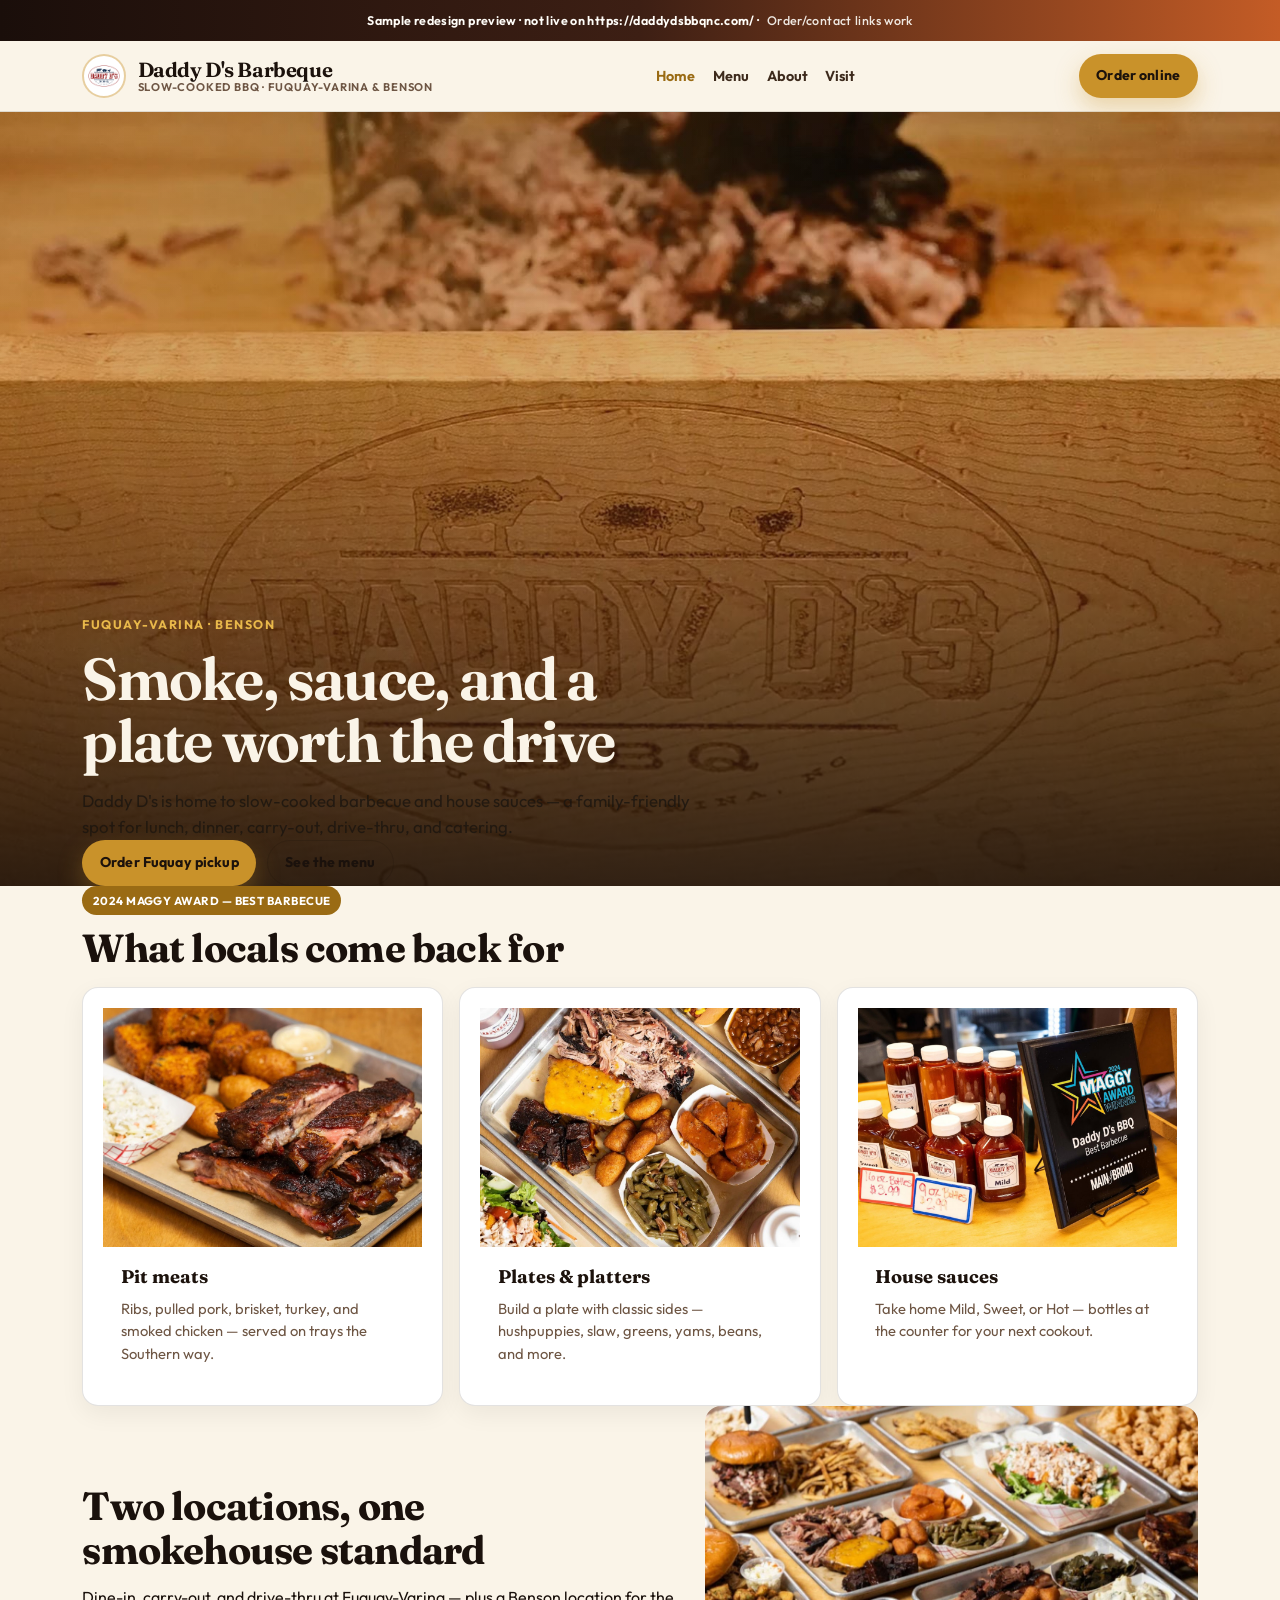
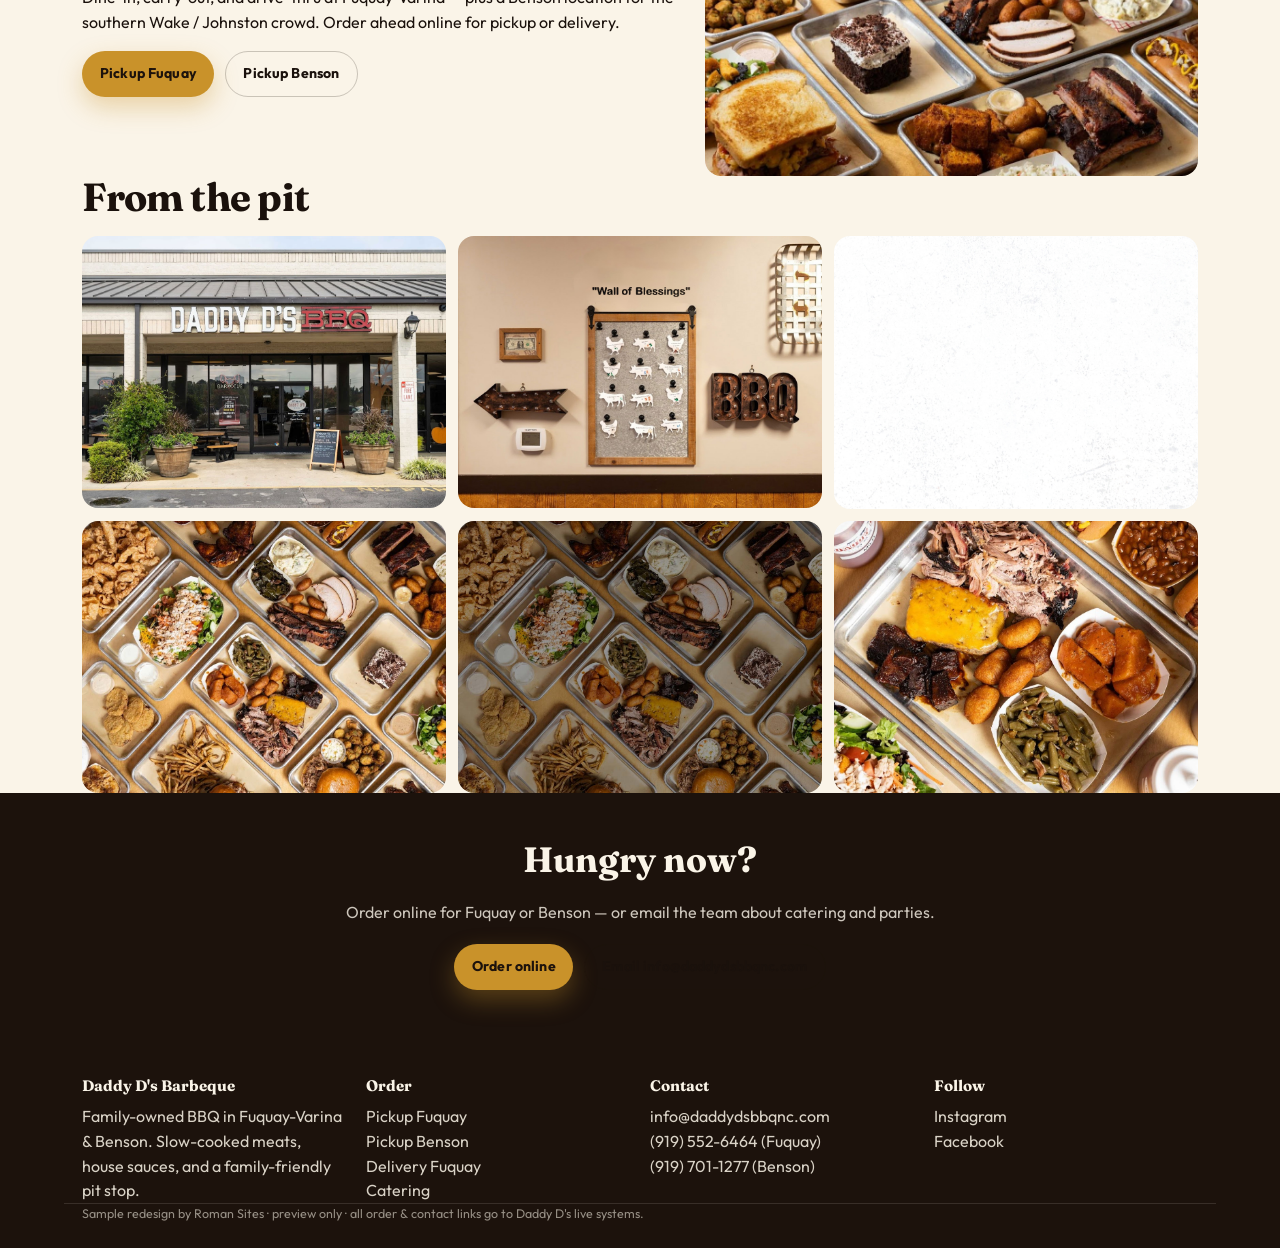
<file: index.html>
<!DOCTYPE html>
<html lang="en">
<head>
<meta charset="utf-8"/>
<meta name="viewport" content="width=device-width, initial-scale=1"/>
<title>Daddy D's Barbeque | Fuquay-Varina & Benson BBQ</title>
<meta name="description" content="Slow-cooked barbecue, house sauces, and family-friendly dining at Daddy D's — Fuquay-Varina & Benson, NC."/>
<link rel="preconnect" href="https://fonts.googleapis.com"/><link rel="preconnect" href="https://fonts.gstatic.com" crossorigin/><link href="https://fonts.googleapis.com/css2?family=Fraunces:opsz,wght@9..144,500;9..144,700&family=Outfit:wght@400;500;600;700;800&display=swap" rel="stylesheet"/>
<link rel="stylesheet" href="assets/styles.css"/>
<link rel="icon" href="assets/logo.png"/>
</head>
<body>
<div class="preview-banner" role="status">Sample redesign preview · not live on https://daddydsbbqnc.com/ · <span>Order/contact links work</span></div>
<header class="site-header">
  <div class="nav-inner">
    <a class="brand" href="index.html"><img class="brand-mark" src="assets/logo.png" alt="Daddy D's Barbeque logo" width="44" height="44"/><span class="brand-text"><span class="brand-name">Daddy D's Barbeque</span><span class="brand-tag">Slow-cooked BBQ · Fuquay-Varina & Benson</span></span></a>
    <nav class="nav-links" aria-label="Primary"><a href="index.html" aria-current="page">Home</a><a href="menu.html">Menu</a><a href="about.html">About</a><a href="visit.html">Visit</a></nav>
    <div class="nav-ctas"><a class="btn btn-primary" href="https://daddyds.hrpos.heartland.us/menu" target="_blank" rel="noopener">Order online</a><button class="nav-toggle" type="button" data-nav-toggle aria-expanded="false" aria-controls="mobile-nav" aria-label="Open menu"><span></span></button></div>
  </div>
  <nav class="mobile-nav" id="mobile-nav" hidden><a href="index.html">Home</a><a href="menu.html">Menu</a><a href="about.html">About</a><a href="visit.html">Visit</a><a class="btn btn-primary" href="https://daddyds.hrpos.heartland.us/menu" target="_blank" rel="noopener">Order online</a><a href="mailto:info@daddydsbbqnc.com">Email</a><a href="tel:+19195526464">Call Fuquay</a></nav>
</header>
<main>

<section class="hero">
  <div class="hero-media"><img src="assets/photo-hero.jpg" alt="Daddy D's BBQ wood-burned logo and chopped barbecue" /></div>
  <div class="hero-shade" aria-hidden="true"></div>
  <div class="hero-content wrap">
    <p class="eyebrow">Fuquay-Varina · Benson</p>
    <h1>Smoke, sauce, and a plate worth the drive</h1>
    <p class="lede">Daddy D's is home to slow-cooked barbecue and house sauces — a family-friendly spot for lunch, dinner, carry-out, drive-thru, and catering.</p>
    <div class="hero-actions">
      <a class="btn btn-primary" href="https://daddyds.hrpos.heartland.us/menu" target="_blank" rel="noopener">Order Fuquay pickup</a>
      <a class="btn btn-ghost" href="menu.html">See the menu</a>
    </div>
  </div>
</section>
<section class="section wrap">
  <span class="badge">2024 Maggy Award — Best Barbecue</span>
  <h2 style="font-family:var(--font-display);margin-bottom:1rem">What locals come back for</h2>
  <div class="feature-cards">
    <article class="feature-card"><div class="card-media"><img src="assets/photo-ribs.jpg" alt="Smoked pork ribs with hushpuppies and slaw" loading="lazy"/></div><div class="card-body"><h3>Pit meats</h3><p>Ribs, pulled pork, brisket, turkey, and smoked chicken — served on trays the Southern way.</p></div></article>
    <article class="feature-card"><div class="card-media"><img src="assets/photo-platter.jpg" alt="BBQ platter with hushpuppies and sides" loading="lazy"/></div><div class="card-body"><h3>Plates &amp; platters</h3><p>Build a plate with classic sides — hushpuppies, slaw, greens, yams, beans, and more.</p></div></article>
    <article class="feature-card"><div class="card-media"><img src="assets/photo-4.jpg" alt="Daddy D's bottled BBQ sauces on the counter" loading="lazy"/></div><div class="card-body"><h3>House sauces</h3><p>Take home Mild, Sweet, or Hot — bottles at the counter for your next cookout.</p></div></article>
  </div>
</section>
<section class="section wrap">
  <div class="split-visual">
    <div>
      <h2 style="font-family:var(--font-display);margin-bottom:.75rem">Two locations, one smokehouse standard</h2>
      <p>Dine-in, carry-out, and drive-thru at Fuquay-Varina — plus a Benson location for the southern Wake / Johnston crowd. Order ahead online for pickup or delivery.</p>
      <div class="hero-actions" style="margin-top:1rem">
        <a class="btn btn-primary" href="https://daddyds.hrpos.heartland.us/menu" target="_blank" rel="noopener">Pickup Fuquay</a>
        <a class="btn btn-ghost" href="https://daddydsbenson.hrpos.heartland.us/menu" target="_blank" rel="noopener">Pickup Benson</a>
      </div>
    </div>
    <div class="card-media" style="border-radius:var(--radius);overflow:hidden;aspect-ratio:4/3"><img src="assets/photo-spread.jpg" alt="Spread of Daddy D's BBQ trays" style="width:100%;height:100%;object-fit:cover" loading="lazy"/></div>
  </div>
</section>
<section class="section wrap">
  <h2 style="font-family:var(--font-display);margin-bottom:1rem">From the pit</h2>
  <div class="gallery-grid">
    <div class="card-media"><img src="assets/photo-5.jpg" alt="Daddy D's BBQ" loading="lazy"/></div><div class="card-media"><img src="assets/photo-6.jpg" alt="Daddy D's BBQ" loading="lazy"/></div><div class="card-media"><img src="assets/photo-newsletter.jpg" alt="Daddy D's BBQ" loading="lazy"/></div><div class="card-media"><img src="assets/photo-social.jpg" alt="Daddy D's BBQ" loading="lazy"/></div><div class="card-media"><img src="assets/photo-about-hero.jpg" alt="Daddy D's BBQ" loading="lazy"/></div><div class="card-media"><img src="assets/photo-platter.jpg" alt="Daddy D's BBQ" loading="lazy"/></div>
  </div>
</section>
<section class="cta-band"><div class="wrap"><h2>Hungry now?</h2><p>Order online for Fuquay or Benson — or email the team about catering and parties.</p><div class="hero-actions"><a class="btn btn-primary" href="https://daddyds.hrpos.heartland.us/menu" target="_blank" rel="noopener">Order online</a><a class="btn btn-ghost" href="mailto:info@daddydsbbqnc.com">Email info@daddydsbbqnc.com</a></div></div></section>

</main>
<footer class="site-footer">
  <div class="wrap footer-grid">
    <div>
      <h4>Daddy D's Barbeque</h4>
      <p>Family-owned BBQ in Fuquay-Varina &amp; Benson. Slow-cooked meats, house sauces, and a family-friendly pit stop.</p>
    </div>
    <div>
      <h4>Order</h4>
      <p><a href="https://daddyds.hrpos.heartland.us/menu" target="_blank" rel="noopener">Pickup Fuquay</a><br/>
      <a href="https://daddydsbenson.hrpos.heartland.us/menu" target="_blank" rel="noopener">Pickup Benson</a><br/>
      <a href="https://order.online/store/daddy-d's-bbq-fuquay-varina-422016/?hideModal=true&pickup=true&redirected=true" target="_blank" rel="noopener">Delivery Fuquay</a><br/>
      <a href="https://daddydsbbqnc.com/fuquay-varina-daddy-d-s-barbeque-catering" target="_blank" rel="noopener">Catering</a></p>
    </div>
    <div>
      <h4>Contact</h4>
      <p><a href="mailto:info@daddydsbbqnc.com">info@daddydsbbqnc.com</a><br/>
      <a href="tel:+19195526464">(919) 552-6464</a> (Fuquay)<br/>
      <a href="tel:+19197011277">(919) 701-1277</a> (Benson)</p>
    </div>
    <div>
      <h4>Follow</h4>
      <p><a href="https://www.instagram.com/daddydsbbqnc" target="_blank" rel="noopener">Instagram</a><br/>
      <a href="https://www.facebook.com/1902631333085468" target="_blank" rel="noopener">Facebook</a></p>
    </div>
  </div>
  <div class="wrap footer-note">Sample redesign by Roman Sites · preview only · all order &amp; contact links go to Daddy D's live systems.</div>
</footer>
<script src="assets/site.js"></script>
</body>
</html>
</file>
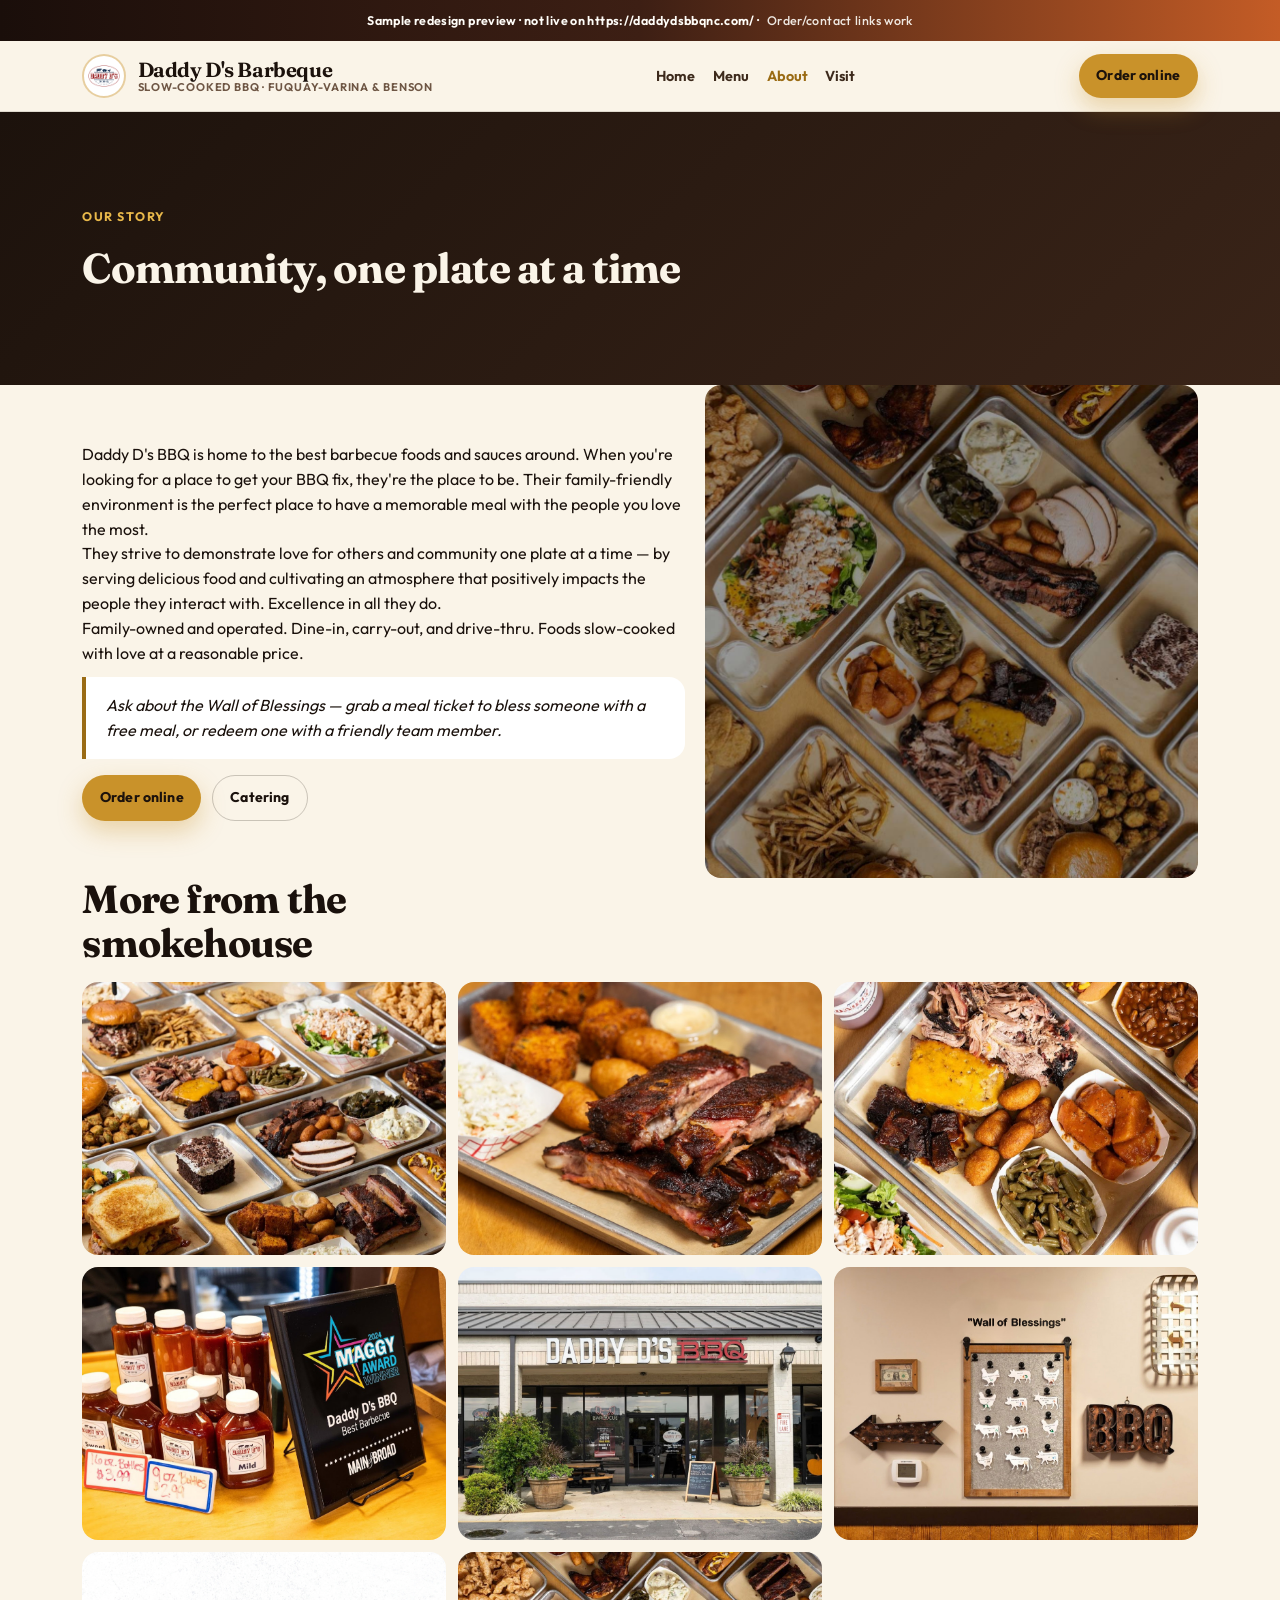
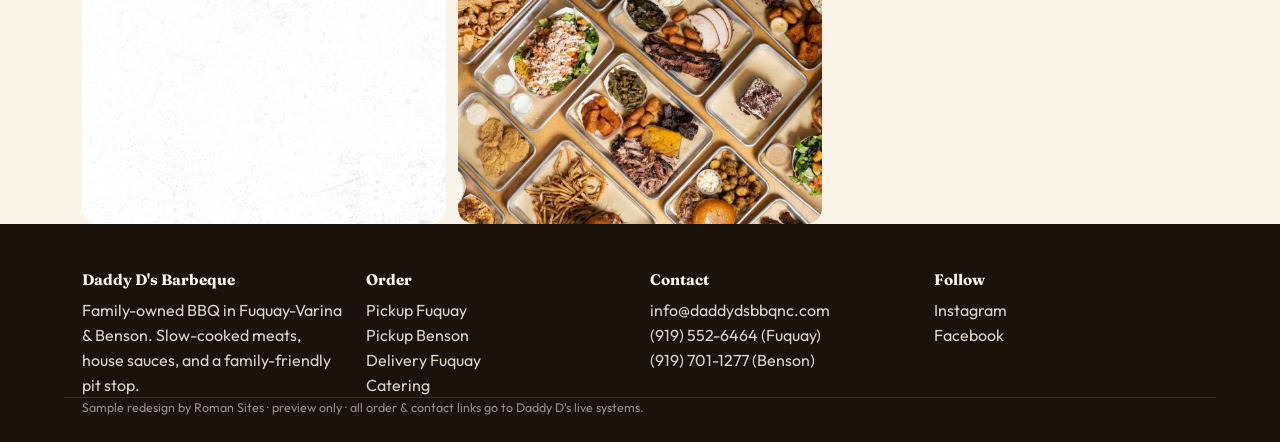
<file: about.html>
<!DOCTYPE html>
<html lang="en">
<head>
<meta charset="utf-8"/>
<meta name="viewport" content="width=device-width, initial-scale=1"/>
<title>About | Daddy D's Barbeque</title>
<meta name="description" content="Family-owned barbecue serving Fuquay-Varina and Benson — community one plate at a time."/>
<link rel="preconnect" href="https://fonts.googleapis.com"/><link rel="preconnect" href="https://fonts.gstatic.com" crossorigin/><link href="https://fonts.googleapis.com/css2?family=Fraunces:opsz,wght@9..144,500;9..144,700&family=Outfit:wght@400;500;600;700;800&display=swap" rel="stylesheet"/>
<link rel="stylesheet" href="assets/styles.css"/>
<link rel="icon" href="assets/logo.png"/>
</head>
<body>
<div class="preview-banner" role="status">Sample redesign preview · not live on https://daddydsbbqnc.com/ · <span>Order/contact links work</span></div>
<header class="site-header">
  <div class="nav-inner">
    <a class="brand" href="index.html"><img class="brand-mark" src="assets/logo.png" alt="Daddy D's Barbeque logo" width="44" height="44"/><span class="brand-text"><span class="brand-name">Daddy D's Barbeque</span><span class="brand-tag">Slow-cooked BBQ · Fuquay-Varina & Benson</span></span></a>
    <nav class="nav-links" aria-label="Primary"><a href="index.html">Home</a><a href="menu.html">Menu</a><a href="about.html" aria-current="page">About</a><a href="visit.html">Visit</a></nav>
    <div class="nav-ctas"><a class="btn btn-primary" href="https://daddyds.hrpos.heartland.us/menu" target="_blank" rel="noopener">Order online</a><button class="nav-toggle" type="button" data-nav-toggle aria-expanded="false" aria-controls="mobile-nav" aria-label="Open menu"><span></span></button></div>
  </div>
  <nav class="mobile-nav" id="mobile-nav" hidden><a href="index.html">Home</a><a href="menu.html">Menu</a><a href="about.html">About</a><a href="visit.html">Visit</a><a class="btn btn-primary" href="https://daddyds.hrpos.heartland.us/menu" target="_blank" rel="noopener">Order online</a><a href="mailto:info@daddydsbbqnc.com">Email</a><a href="tel:+19195526464">Call Fuquay</a></nav>
</header>
<main>

<section class="page-hero"><div class="wrap" style="padding:2.5rem 1.15rem"><p class="eyebrow">Our story</p><h1>Community, one plate at a time</h1></div></section>
<section class="section wrap">
  <div class="split-visual">
    <div>
      <p>Daddy D's BBQ is home to the best barbecue foods and sauces around. When you're looking for a place to get your BBQ fix, they're the place to be. Their family-friendly environment is the perfect place to have a memorable meal with the people you love the most.</p>
      <p>They strive to demonstrate love for others and community one plate at a time — by serving delicious food and cultivating an atmosphere that positively impacts the people they interact with. Excellence in all they do.</p>
      <p>Family-owned and operated. Dine-in, carry-out, and drive-thru. Foods slow-cooked with love at a reasonable price.</p>
      <div class="quote"><p>Ask about the Wall of Blessings — grab a meal ticket to bless someone with a free meal, or redeem one with a friendly team member.</p></div>
      <div class="hero-actions" style="margin-top:1rem"><a class="btn btn-primary" href="https://daddyds.hrpos.heartland.us/menu" target="_blank" rel="noopener">Order online</a><a class="btn btn-ghost" href="https://daddydsbbqnc.com/fuquay-varina-daddy-d-s-barbeque-catering" target="_blank" rel="noopener">Catering</a></div>
    </div>
    <div class="card-media" style="border-radius:var(--radius);overflow:hidden;aspect-ratio:1"><img src="assets/photo-about-hero.jpg" alt="Daddy D's BBQ interior and food" style="width:100%;height:100%;object-fit:cover" loading="lazy"/></div>
  </div>
</section>
<section class="section wrap"><h2 style="font-family:var(--font-display);margin-bottom:1rem">More from the smokehouse</h2><div class="gallery-grid">
<div class="card-media"><img src="assets/photo-spread.jpg" alt="Daddy D's" loading="lazy"/></div><div class="card-media"><img src="assets/photo-ribs.jpg" alt="Daddy D's" loading="lazy"/></div><div class="card-media"><img src="assets/photo-platter.jpg" alt="Daddy D's" loading="lazy"/></div><div class="card-media"><img src="assets/photo-4.jpg" alt="Daddy D's" loading="lazy"/></div><div class="card-media"><img src="assets/photo-5.jpg" alt="Daddy D's" loading="lazy"/></div><div class="card-media"><img src="assets/photo-6.jpg" alt="Daddy D's" loading="lazy"/></div><div class="card-media"><img src="assets/photo-newsletter.jpg" alt="Daddy D's" loading="lazy"/></div><div class="card-media"><img src="assets/photo-social.jpg" alt="Daddy D's" loading="lazy"/></div>
</div></section>

</main>
<footer class="site-footer">
  <div class="wrap footer-grid">
    <div>
      <h4>Daddy D's Barbeque</h4>
      <p>Family-owned BBQ in Fuquay-Varina &amp; Benson. Slow-cooked meats, house sauces, and a family-friendly pit stop.</p>
    </div>
    <div>
      <h4>Order</h4>
      <p><a href="https://daddyds.hrpos.heartland.us/menu" target="_blank" rel="noopener">Pickup Fuquay</a><br/>
      <a href="https://daddydsbenson.hrpos.heartland.us/menu" target="_blank" rel="noopener">Pickup Benson</a><br/>
      <a href="https://order.online/store/daddy-d's-bbq-fuquay-varina-422016/?hideModal=true&pickup=true&redirected=true" target="_blank" rel="noopener">Delivery Fuquay</a><br/>
      <a href="https://daddydsbbqnc.com/fuquay-varina-daddy-d-s-barbeque-catering" target="_blank" rel="noopener">Catering</a></p>
    </div>
    <div>
      <h4>Contact</h4>
      <p><a href="mailto:info@daddydsbbqnc.com">info@daddydsbbqnc.com</a><br/>
      <a href="tel:+19195526464">(919) 552-6464</a> (Fuquay)<br/>
      <a href="tel:+19197011277">(919) 701-1277</a> (Benson)</p>
    </div>
    <div>
      <h4>Follow</h4>
      <p><a href="https://www.instagram.com/daddydsbbqnc" target="_blank" rel="noopener">Instagram</a><br/>
      <a href="https://www.facebook.com/1902631333085468" target="_blank" rel="noopener">Facebook</a></p>
    </div>
  </div>
  <div class="wrap footer-note">Sample redesign by Roman Sites · preview only · all order &amp; contact links go to Daddy D's live systems.</div>
</footer>
<script src="assets/site.js"></script>
</body>
</html>
</file>
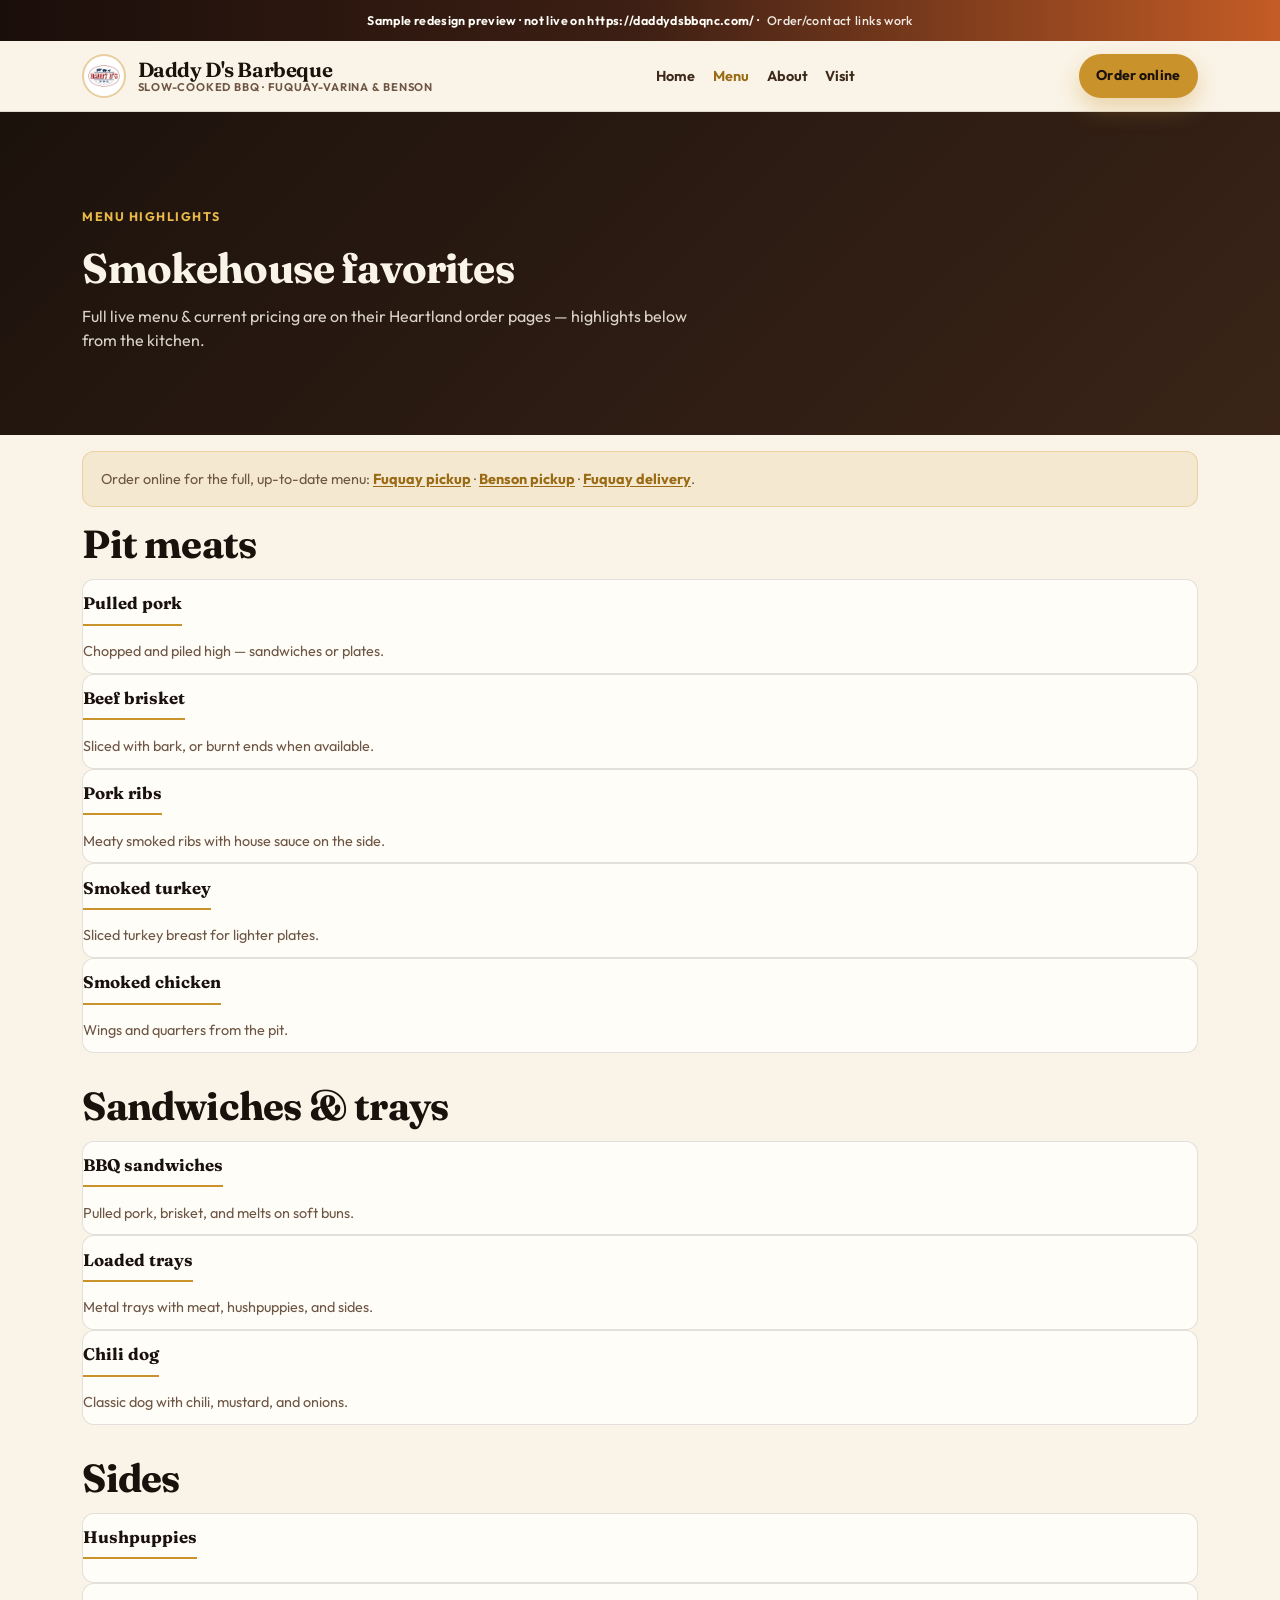
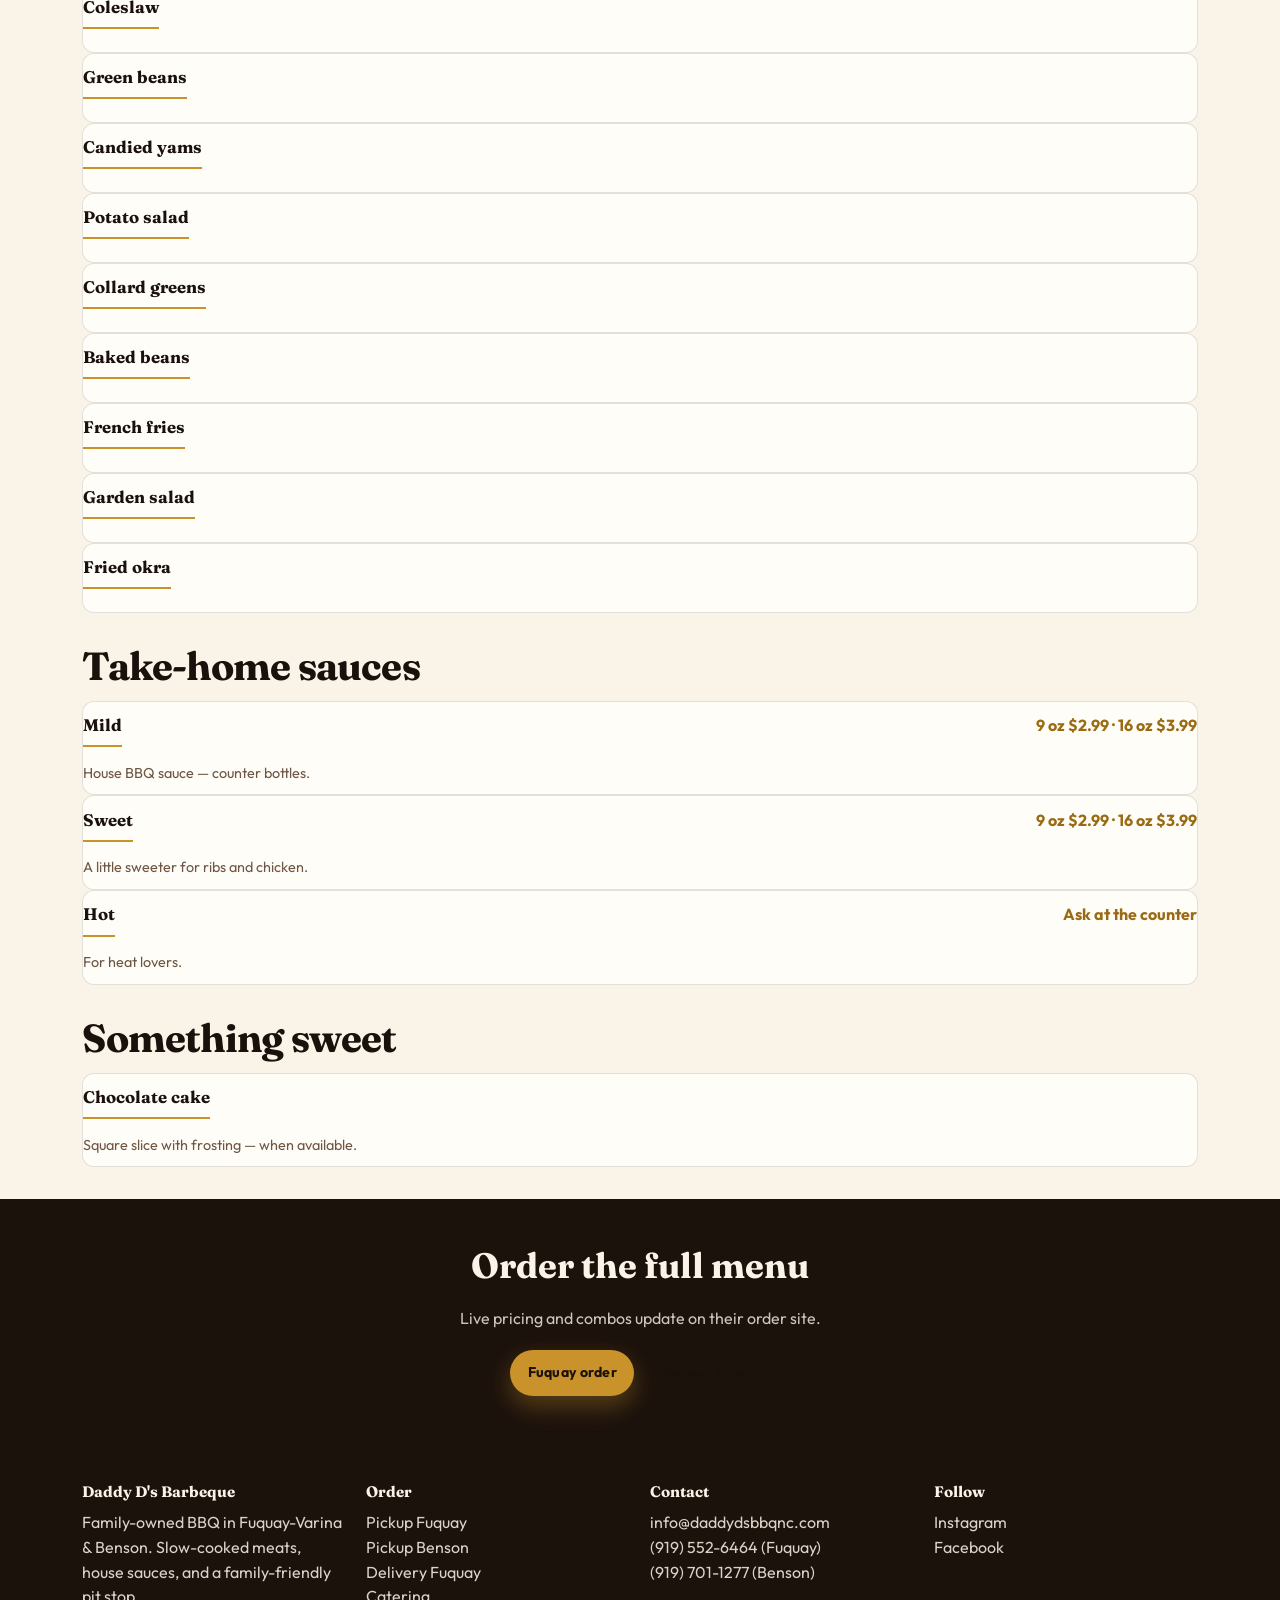
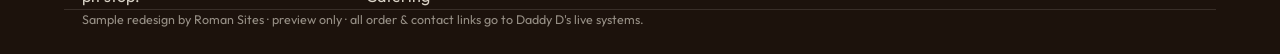
<file: menu.html>
<!DOCTYPE html>
<html lang="en">
<head>
<meta charset="utf-8"/>
<meta name="viewport" content="width=device-width, initial-scale=1"/>
<title>Menu | Daddy D's Barbeque</title>
<meta name="description" content="Pit meats, plates, sides, and house BBQ sauces from Daddy D's Barbeque."/>
<link rel="preconnect" href="https://fonts.googleapis.com"/><link rel="preconnect" href="https://fonts.gstatic.com" crossorigin/><link href="https://fonts.googleapis.com/css2?family=Fraunces:opsz,wght@9..144,500;9..144,700&family=Outfit:wght@400;500;600;700;800&display=swap" rel="stylesheet"/>
<link rel="stylesheet" href="assets/styles.css"/>
<link rel="icon" href="assets/logo.png"/>
</head>
<body>
<div class="preview-banner" role="status">Sample redesign preview · not live on https://daddydsbbqnc.com/ · <span>Order/contact links work</span></div>
<header class="site-header">
  <div class="nav-inner">
    <a class="brand" href="index.html"><img class="brand-mark" src="assets/logo.png" alt="Daddy D's Barbeque logo" width="44" height="44"/><span class="brand-text"><span class="brand-name">Daddy D's Barbeque</span><span class="brand-tag">Slow-cooked BBQ · Fuquay-Varina & Benson</span></span></a>
    <nav class="nav-links" aria-label="Primary"><a href="index.html">Home</a><a href="menu.html" aria-current="page">Menu</a><a href="about.html">About</a><a href="visit.html">Visit</a></nav>
    <div class="nav-ctas"><a class="btn btn-primary" href="https://daddyds.hrpos.heartland.us/menu" target="_blank" rel="noopener">Order online</a><button class="nav-toggle" type="button" data-nav-toggle aria-expanded="false" aria-controls="mobile-nav" aria-label="Open menu"><span></span></button></div>
  </div>
  <nav class="mobile-nav" id="mobile-nav" hidden><a href="index.html">Home</a><a href="menu.html">Menu</a><a href="about.html">About</a><a href="visit.html">Visit</a><a class="btn btn-primary" href="https://daddyds.hrpos.heartland.us/menu" target="_blank" rel="noopener">Order online</a><a href="mailto:info@daddydsbbqnc.com">Email</a><a href="tel:+19195526464">Call Fuquay</a></nav>
</header>
<main>

<section class="page-hero"><div class="wrap" style="padding:2.5rem 1.15rem"><p class="eyebrow">Menu highlights</p><h1>Smokehouse favorites</h1><p>Full live menu &amp; current pricing are on their Heartland order pages — highlights below from the kitchen.</p></div></section>
<section class="section wrap">
  <p class="menu-note">Order online for the full, up-to-date menu: <a href="https://daddyds.hrpos.heartland.us/menu" target="_blank" rel="noopener">Fuquay pickup</a> · <a href="https://daddydsbenson.hrpos.heartland.us/menu" target="_blank" rel="noopener">Benson pickup</a> · <a href="https://order.online/store/daddy-d's-bbq-fuquay-varina-422016/?hideModal=true&pickup=true&redirected=true" target="_blank" rel="noopener">Fuquay delivery</a>.</p>
  <div class="menu-section"><h2>Pit meats</h2>
  <article class="menu-item"><div class="menu-item-row"><h3>Pulled pork</h3></div><p>Chopped and piled high — sandwiches or plates.</p></article><article class="menu-item"><div class="menu-item-row"><h3>Beef brisket</h3></div><p>Sliced with bark, or burnt ends when available.</p></article><article class="menu-item"><div class="menu-item-row"><h3>Pork ribs</h3></div><p>Meaty smoked ribs with house sauce on the side.</p></article><article class="menu-item"><div class="menu-item-row"><h3>Smoked turkey</h3></div><p>Sliced turkey breast for lighter plates.</p></article><article class="menu-item"><div class="menu-item-row"><h3>Smoked chicken</h3></div><p>Wings and quarters from the pit.</p></article>
  </div>
  <div class="menu-section"><h2>Sandwiches &amp; trays</h2>
  <article class="menu-item"><div class="menu-item-row"><h3>BBQ sandwiches</h3></div><p>Pulled pork, brisket, and melts on soft buns.</p></article><article class="menu-item"><div class="menu-item-row"><h3>Loaded trays</h3></div><p>Metal trays with meat, hushpuppies, and sides.</p></article><article class="menu-item"><div class="menu-item-row"><h3>Chili dog</h3></div><p>Classic dog with chili, mustard, and onions.</p></article>
  </div>
  <div class="menu-section"><h2>Sides</h2>
  <article class="menu-item"><div class="menu-item-row"><h3>Hushpuppies</h3></div></article><article class="menu-item"><div class="menu-item-row"><h3>Coleslaw</h3></div></article><article class="menu-item"><div class="menu-item-row"><h3>Green beans</h3></div></article><article class="menu-item"><div class="menu-item-row"><h3>Candied yams</h3></div></article><article class="menu-item"><div class="menu-item-row"><h3>Potato salad</h3></div></article><article class="menu-item"><div class="menu-item-row"><h3>Collard greens</h3></div></article><article class="menu-item"><div class="menu-item-row"><h3>Baked beans</h3></div></article><article class="menu-item"><div class="menu-item-row"><h3>French fries</h3></div></article><article class="menu-item"><div class="menu-item-row"><h3>Garden salad</h3></div></article><article class="menu-item"><div class="menu-item-row"><h3>Fried okra</h3></div></article>
  </div>
  <div class="menu-section"><h2>Take-home sauces</h2>
  <article class="menu-item"><div class="menu-item-row"><h3>Mild</h3><span class="price">9 oz $2.99 · 16 oz $3.99</span></div><p>House BBQ sauce — counter bottles.</p></article><article class="menu-item"><div class="menu-item-row"><h3>Sweet</h3><span class="price">9 oz $2.99 · 16 oz $3.99</span></div><p>A little sweeter for ribs and chicken.</p></article><article class="menu-item"><div class="menu-item-row"><h3>Hot</h3><span class="price">Ask at the counter</span></div><p>For heat lovers.</p></article>
  </div>
  <div class="menu-section"><h2>Something sweet</h2>
  <article class="menu-item"><div class="menu-item-row"><h3>Chocolate cake</h3></div><p>Square slice with frosting — when available.</p></article>
  </div>
</section>
<section class="cta-band"><div class="wrap"><h2>Order the full menu</h2><p>Live pricing and combos update on their order site.</p><div class="hero-actions"><a class="btn btn-primary" href="https://daddyds.hrpos.heartland.us/menu" target="_blank" rel="noopener">Fuquay order</a><a class="btn btn-ghost" href="https://daddydsbenson.hrpos.heartland.us/menu" target="_blank" rel="noopener">Benson order</a></div></div></section>

</main>
<footer class="site-footer">
  <div class="wrap footer-grid">
    <div>
      <h4>Daddy D's Barbeque</h4>
      <p>Family-owned BBQ in Fuquay-Varina &amp; Benson. Slow-cooked meats, house sauces, and a family-friendly pit stop.</p>
    </div>
    <div>
      <h4>Order</h4>
      <p><a href="https://daddyds.hrpos.heartland.us/menu" target="_blank" rel="noopener">Pickup Fuquay</a><br/>
      <a href="https://daddydsbenson.hrpos.heartland.us/menu" target="_blank" rel="noopener">Pickup Benson</a><br/>
      <a href="https://order.online/store/daddy-d's-bbq-fuquay-varina-422016/?hideModal=true&pickup=true&redirected=true" target="_blank" rel="noopener">Delivery Fuquay</a><br/>
      <a href="https://daddydsbbqnc.com/fuquay-varina-daddy-d-s-barbeque-catering" target="_blank" rel="noopener">Catering</a></p>
    </div>
    <div>
      <h4>Contact</h4>
      <p><a href="mailto:info@daddydsbbqnc.com">info@daddydsbbqnc.com</a><br/>
      <a href="tel:+19195526464">(919) 552-6464</a> (Fuquay)<br/>
      <a href="tel:+19197011277">(919) 701-1277</a> (Benson)</p>
    </div>
    <div>
      <h4>Follow</h4>
      <p><a href="https://www.instagram.com/daddydsbbqnc" target="_blank" rel="noopener">Instagram</a><br/>
      <a href="https://www.facebook.com/1902631333085468" target="_blank" rel="noopener">Facebook</a></p>
    </div>
  </div>
  <div class="wrap footer-note">Sample redesign by Roman Sites · preview only · all order &amp; contact links go to Daddy D's live systems.</div>
</footer>
<script src="assets/site.js"></script>
</body>
</html>
</file>
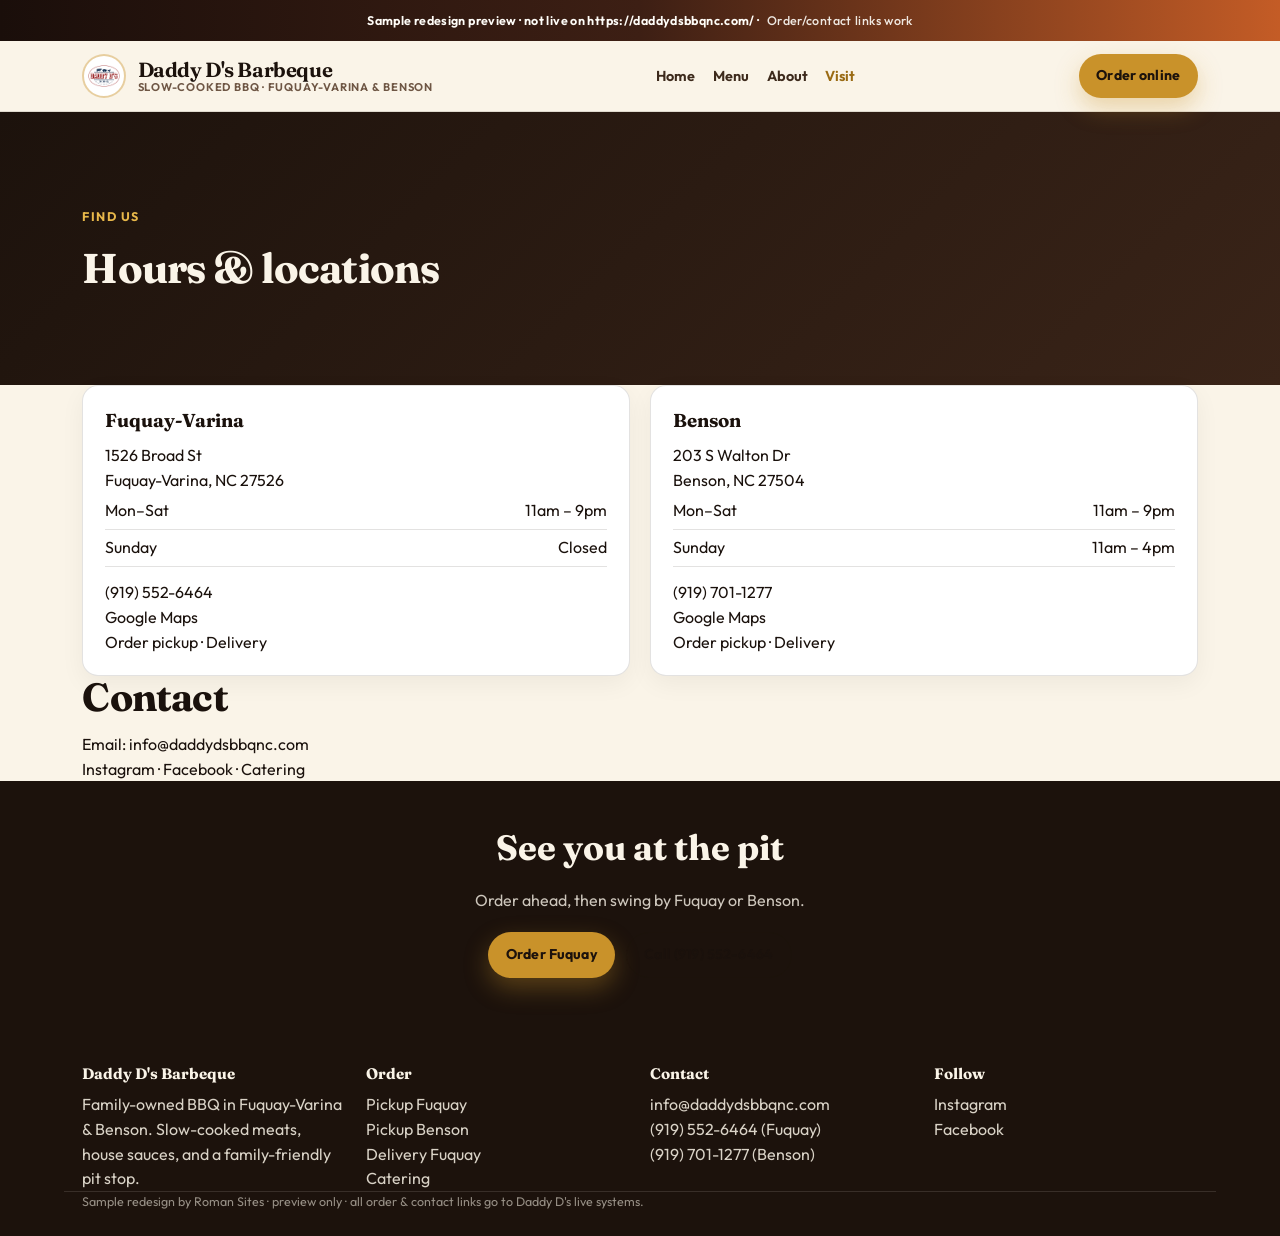
<file: visit.html>
<!DOCTYPE html>
<html lang="en">
<head>
<meta charset="utf-8"/>
<meta name="viewport" content="width=device-width, initial-scale=1"/>
<title>Visit | Daddy D's Barbeque</title>
<meta name="description" content="Hours and directions for Daddy D's BBQ in Fuquay-Varina and Benson."/>
<link rel="preconnect" href="https://fonts.googleapis.com"/><link rel="preconnect" href="https://fonts.gstatic.com" crossorigin/><link href="https://fonts.googleapis.com/css2?family=Fraunces:opsz,wght@9..144,500;9..144,700&family=Outfit:wght@400;500;600;700;800&display=swap" rel="stylesheet"/>
<link rel="stylesheet" href="assets/styles.css"/>
<link rel="icon" href="assets/logo.png"/>
</head>
<body>
<div class="preview-banner" role="status">Sample redesign preview · not live on https://daddydsbbqnc.com/ · <span>Order/contact links work</span></div>
<header class="site-header">
  <div class="nav-inner">
    <a class="brand" href="index.html"><img class="brand-mark" src="assets/logo.png" alt="Daddy D's Barbeque logo" width="44" height="44"/><span class="brand-text"><span class="brand-name">Daddy D's Barbeque</span><span class="brand-tag">Slow-cooked BBQ · Fuquay-Varina & Benson</span></span></a>
    <nav class="nav-links" aria-label="Primary"><a href="index.html">Home</a><a href="menu.html">Menu</a><a href="about.html">About</a><a href="visit.html" aria-current="page">Visit</a></nav>
    <div class="nav-ctas"><a class="btn btn-primary" href="https://daddyds.hrpos.heartland.us/menu" target="_blank" rel="noopener">Order online</a><button class="nav-toggle" type="button" data-nav-toggle aria-expanded="false" aria-controls="mobile-nav" aria-label="Open menu"><span></span></button></div>
  </div>
  <nav class="mobile-nav" id="mobile-nav" hidden><a href="index.html">Home</a><a href="menu.html">Menu</a><a href="about.html">About</a><a href="visit.html">Visit</a><a class="btn btn-primary" href="https://daddyds.hrpos.heartland.us/menu" target="_blank" rel="noopener">Order online</a><a href="mailto:info@daddydsbbqnc.com">Email</a><a href="tel:+19195526464">Call Fuquay</a></nav>
</header>
<main>

<section class="page-hero"><div class="wrap" style="padding:2.5rem 1.15rem"><p class="eyebrow">Find us</p><h1>Hours &amp; locations</h1></div></section>
<section class="section wrap">
  <div class="loc-grid">
    <div class="loc-card">
      <h3>Fuquay-Varina</h3>
      <p>1526 Broad St<br/>Fuquay-Varina, NC 27526</p>
      <ul class="hours-list">
        <li><span>Mon–Sat</span><span>11am – 9pm</span></li>
        <li><span>Sunday</span><span>Closed</span></li>
      </ul>
      <p style="margin-top:.85rem"><a href="tel:+19195526464">(919) 552-6464</a><br/>
      <a href="https://maps.app.goo.gl/sLC33Qoff6ybWULR7" target="_blank" rel="noopener">Google Maps</a><br/>
      <a href="https://daddyds.hrpos.heartland.us/menu" target="_blank" rel="noopener">Order pickup</a> · <a href="https://order.online/store/daddy-d's-bbq-fuquay-varina-422016/?hideModal=true&pickup=true&redirected=true" target="_blank" rel="noopener">Delivery</a></p>
    </div>
    <div class="loc-card">
      <h3>Benson</h3>
      <p>203 S Walton Dr<br/>Benson, NC 27504</p>
      <ul class="hours-list">
        <li><span>Mon–Sat</span><span>11am – 9pm</span></li>
        <li><span>Sunday</span><span>11am – 4pm</span></li>
      </ul>
      <p style="margin-top:.85rem"><a href="tel:+19197011277">(919) 701-1277</a><br/>
      <a href="https://maps.app.goo.gl/NwGoYkGxQbaZ7yJi7" target="_blank" rel="noopener">Google Maps</a><br/>
      <a href="https://daddydsbenson.hrpos.heartland.us/menu" target="_blank" rel="noopener">Order pickup</a> · <a href="https://order.online/store/daddy-d's-bbq-benson-24626650/?hideModal=true&pickup=true&redirected=true" target="_blank" rel="noopener">Delivery</a></p>
    </div>
  </div>
</section>
<section class="section wrap">
  <h2 style="font-family:var(--font-display);margin-bottom:.75rem">Contact</h2>
  <p>Email: <a href="mailto:info@daddydsbbqnc.com">info@daddydsbbqnc.com</a></p>
  <p><a href="https://www.instagram.com/daddydsbbqnc" target="_blank" rel="noopener">Instagram</a> · <a href="https://www.facebook.com/1902631333085468" target="_blank" rel="noopener">Facebook</a> · <a href="https://daddydsbbqnc.com/fuquay-varina-daddy-d-s-barbeque-catering" target="_blank" rel="noopener">Catering</a></p>
</section>
<section class="cta-band"><div class="wrap"><h2>See you at the pit</h2><p>Order ahead, then swing by Fuquay or Benson.</p><div class="hero-actions"><a class="btn btn-primary" href="https://daddyds.hrpos.heartland.us/menu" target="_blank" rel="noopener">Order Fuquay</a><a class="btn btn-ghost" href="tel:+19195526464">Call (919) 552-6464</a></div></div></section>

</main>
<footer class="site-footer">
  <div class="wrap footer-grid">
    <div>
      <h4>Daddy D's Barbeque</h4>
      <p>Family-owned BBQ in Fuquay-Varina &amp; Benson. Slow-cooked meats, house sauces, and a family-friendly pit stop.</p>
    </div>
    <div>
      <h4>Order</h4>
      <p><a href="https://daddyds.hrpos.heartland.us/menu" target="_blank" rel="noopener">Pickup Fuquay</a><br/>
      <a href="https://daddydsbenson.hrpos.heartland.us/menu" target="_blank" rel="noopener">Pickup Benson</a><br/>
      <a href="https://order.online/store/daddy-d's-bbq-fuquay-varina-422016/?hideModal=true&pickup=true&redirected=true" target="_blank" rel="noopener">Delivery Fuquay</a><br/>
      <a href="https://daddydsbbqnc.com/fuquay-varina-daddy-d-s-barbeque-catering" target="_blank" rel="noopener">Catering</a></p>
    </div>
    <div>
      <h4>Contact</h4>
      <p><a href="mailto:info@daddydsbbqnc.com">info@daddydsbbqnc.com</a><br/>
      <a href="tel:+19195526464">(919) 552-6464</a> (Fuquay)<br/>
      <a href="tel:+19197011277">(919) 701-1277</a> (Benson)</p>
    </div>
    <div>
      <h4>Follow</h4>
      <p><a href="https://www.instagram.com/daddydsbbqnc" target="_blank" rel="noopener">Instagram</a><br/>
      <a href="https://www.facebook.com/1902631333085468" target="_blank" rel="noopener">Facebook</a></p>
    </div>
  </div>
  <div class="wrap footer-note">Sample redesign by Roman Sites · preview only · all order &amp; contact links go to Daddy D's live systems.</div>
</footer>
<script src="assets/site.js"></script>
</body>
</html>
</file>
<file: assets/styles.css>
/* theme — smoke-house charcoal + hot sauce red */
:root{--ink:#1a120e;--plum:#5c2418;--plum-deep:#2a1610;--wine:#b33a1a;--gold:#d4a017;--gold-hot:#e8b84a;--espresso:#2a1610;--wood:#5c2418;--gold-deep:#b33a1a;--fried:#e8b84a;--collard:#3d4a28;--collard-deep:#2a1610;--amber:#e8b84a;--cream:#faf4e8}
.preview-banner{background:linear-gradient(90deg,#2a1610,#5c2418 45%,#b33a1a)!important}

/* theme overrides */
:root {
  --ink: #1a1410;
  --plum: #3d1f14;
  --plum-deep: #1a0e0a;
  --wine: #c45c26;
  --gold: #e07a2f;
  --gold-hot: #f0a05a;
  --espresso: #1a0e0a;
  --wood: #3d1f14;
  --gold-deep: #e07a2f;
  --fried: #c45c26;
  --collard: #3d1f14;
  --collard-deep: #1a0e0a;
  --amber: #f0a05a;
}
.preview-banner {
  background: linear-gradient(90deg, #1a0e0a, #3d1f14 50%, #c45c26) !important;
}

/* The Chicken Hut — Durham soul-food landmark preview (unique) */
:root {
  --gold: #c9922a;
  --gold-deep: #9a6b14;
  --amber: #e8b84a;
  --fried: #d4781f;
  --espresso: #1c120c;
  --wood: #3a2418;
  --bark: #5c3a24;
  --cream: #faf4e8;
  --biscuit: #f0e2c8;
  --gravy: #e6d5b5;
  --ink: #1a110c;
  --ink-soft: #3d2a1c;
  --muted: #6e5644;
  --collard: #2f4a32;
  --collard-deep: #1c3320;
  --white: #fffdf8;
  --border: rgba(28, 18, 12, 0.12);
  --banner-h: 2.55rem;
  --nav-h: 4.4rem;
  --max: 72rem;
  --radius: 16px;
  --font-display: "Fraunces", "Iowan Old Style", Georgia, serif;
  --font-body: "Outfit", "Avenir Next", "Segoe UI", system-ui, sans-serif;
  --ease: cubic-bezier(0.22, 1, 0.36, 1);
  --shadow: 0 20px 55px rgba(28, 18, 12, 0.18);
}

*, *::before, *::after { box-sizing: border-box; margin: 0; padding: 0; }
html { scroll-behavior: smooth; }
body {
  font-family: var(--font-body);
  color: var(--ink);
  background: var(--cream);
  line-height: 1.55;
  -webkit-font-smoothing: antialiased;
}
img { max-width: 100%; display: block; }
a { color: inherit; text-decoration: none; }
ul { list-style: none; }
button { font: inherit; border: 0; background: none; cursor: pointer; color: inherit; }

.preview-banner {
  position: sticky; top: 0; z-index: 1000;
  min-height: var(--banner-h);
  display: flex; align-items: center; justify-content: center; gap: .45rem; flex-wrap: wrap;
  padding: .55rem 1rem;
  background: linear-gradient(90deg, var(--espresso), var(--wood) 45%, var(--gold-deep));
  color: var(--white);
  font-size: .78rem; font-weight: 650; letter-spacing: .03em; text-align: center;
}
.preview-banner span { opacity: .9; font-weight: 500; }

.site-header {
  position: sticky; top: var(--banner-h); z-index: 900;
  background: rgba(250, 244, 232, 0.93);
  backdrop-filter: blur(14px); -webkit-backdrop-filter: blur(14px);
  border-bottom: 1px solid var(--border);
}
.nav-inner {
  max-width: var(--max); margin: 0 auto; height: var(--nav-h);
  padding: 0 1.15rem; display: flex; align-items: center; justify-content: space-between; gap: 1rem;
}
.brand { display: flex; align-items: center; gap: .7rem; min-width: 0; }
.brand-mark {
  width: 44px; height: 44px; border-radius: 50%;
  object-fit: cover; border: 2px solid rgba(201,146,42,.45); background: var(--biscuit);
}
.brand-text { display: flex; flex-direction: column; line-height: 1.1; }
.brand-name { font-family: var(--font-display); font-size: 1.28rem; color: var(--espresso); letter-spacing: -.02em; font-weight: 650; }
.brand-tag { font-size: .7rem; color: var(--muted); font-weight: 650; letter-spacing: .07em; text-transform: uppercase; }
.nav-links { display: none; gap: 1.1rem; align-items: center; font-size: .9rem; font-weight: 650; }
.nav-links a { color: var(--ink-soft); }
.nav-links a:hover, .nav-links a[aria-current="page"] { color: var(--gold-deep); }
.nav-ctas { display: flex; align-items: center; gap: .5rem; }
.nav-toggle {
  width: 42px; height: 42px; display: inline-flex; align-items: center; justify-content: center;
  border-radius: 11px; border: 1px solid var(--border); background: var(--white);
}
.nav-toggle span, .nav-toggle span::before, .nav-toggle span::after {
  display: block; width: 18px; height: 2px; background: var(--ink); position: relative; border-radius: 2px;
}
.nav-toggle span::before, .nav-toggle span::after { content: ""; position: absolute; left: 0; }
.nav-toggle span::before { top: -6px; }
.nav-toggle span::after { top: 6px; }
.mobile-panel {
  display: none; flex-direction: column; gap: .35rem; padding: .5rem 1.15rem 1.15rem;
  border-top: 1px solid var(--border); background: var(--cream);
}
.mobile-panel.open { display: flex; }
.mobile-panel a {
  padding: .75rem .85rem; border-radius: 10px; font-weight: 650; color: var(--ink-soft);
}
.mobile-panel a:hover { background: var(--biscuit); color: var(--gold-deep); }
.mobile-ctas { display: grid; grid-template-columns: 1fr 1fr; gap: .55rem; margin-top: .4rem; }

.btn {
  display: inline-flex; align-items: center; justify-content: center; gap: .4rem;
  padding: .7rem 1.1rem; border-radius: 999px; font-weight: 700; font-size: .88rem;
  letter-spacing: .01em; transition: transform .2s var(--ease), box-shadow .2s var(--ease), background .2s;
  white-space: nowrap;
}
.btn:hover { transform: translateY(-1px); }
.btn-primary { background: var(--gold); color: var(--espresso); box-shadow: 0 10px 24px rgba(201,146,42,.35); }
.btn-primary:hover { background: var(--amber); }
.btn-secondary { background: var(--collard); color: var(--white); }
.btn-secondary:hover { background: var(--collard-deep); }
.btn-ghost {
  background: transparent; color: var(--ink); border: 1.5px solid rgba(28,18,12,.22);
}
.btn-ghost:hover { border-color: var(--gold-deep); color: var(--gold-deep); }
.btn-lg { padding: .92rem 1.4rem; font-size: .95rem; }
.btn-on-dark.btn-ghost { color: var(--cream); border-color: rgba(250,244,232,.42); }
.btn-on-dark.btn-ghost:hover { background: rgba(255,255,255,.08); border-color: var(--cream); }

.hero {
  position: relative; min-height: min(86vh, 780px);
  display: grid; align-items: end; color: var(--cream); overflow: hidden;
}
.hero-media { position: absolute; inset: 0; }
.hero-media img { width: 100%; height: 100%; object-fit: cover; object-position: center 30%; }
.hero-shade {
  position: absolute; inset: 0;
  background:
    linear-gradient(180deg, rgba(28,18,12,.25) 0%, rgba(28,18,12,.15) 35%, rgba(28,18,12,.88) 100%),
    radial-gradient(ellipse at 20% 20%, rgba(201,146,42,.28), transparent 50%);
}
.hero-content {
  position: relative; z-index: 2; max-width: var(--max); margin: 0 auto; width: 100%;
  padding: 3.5rem 1.15rem 2.75rem;
}
.eyebrow {
  display: inline-flex; align-items: center; gap: .5rem;
  font-size: .78rem; font-weight: 700; letter-spacing: .12em; text-transform: uppercase;
  color: var(--amber); margin-bottom: .85rem;
}
.hero h1 {
  font-family: var(--font-display); font-weight: 650; font-size: clamp(2.2rem, 5.5vw, 3.7rem);
  line-height: 1.05; letter-spacing: -.03em; max-width: 14ch; margin-bottom: 1rem;
}
.hero-lead { font-size: 1.08rem; max-width: 38rem; color: rgba(250,244,232,.9); margin-bottom: 1.4rem; }
.hero-actions { display: flex; flex-wrap: wrap; gap: .65rem; }

.hours-strip {
  background: var(--espresso); color: var(--cream); border-bottom: 3px solid var(--gold);
}
.hours-strip-inner {
  max-width: var(--max); margin: 0 auto; padding: 1.15rem 1.15rem;
  display: grid; gap: 1rem;
}
.hours-label {
  font-size: .72rem; font-weight: 700; letter-spacing: .14em; text-transform: uppercase; color: var(--amber);
}
.hours-grid { display: grid; gap: .35rem .9rem; grid-template-columns: repeat(auto-fit, minmax(140px, 1fr)); }
.hours-grid strong { display: block; font-size: .78rem; color: var(--amber); font-weight: 700; letter-spacing: .04em; }
.hours-note { margin-top: .55rem; font-size: .9rem; color: rgba(250,244,232,.78); }
.hours-note a { color: var(--amber); text-decoration: underline; text-underline-offset: 2px; }

.section { padding: 3.25rem 0; }
.section-alt { background: linear-gradient(180deg, var(--biscuit), var(--cream)); }
.section-dark { background: var(--wood); color: var(--cream); }
.section-inner { max-width: var(--max); margin: 0 auto; padding: 0 1.15rem; }
.section-kicker {
  font-size: .75rem; font-weight: 750; letter-spacing: .14em; text-transform: uppercase;
  color: var(--gold-deep); margin-bottom: .55rem;
}
.section-dark .section-kicker { color: var(--amber); }
.section h2 {
  font-family: var(--font-display); font-size: clamp(1.7rem, 3.4vw, 2.45rem);
  line-height: 1.12; letter-spacing: -.02em; max-width: 18ch; margin-bottom: .75rem;
}
.section-lead { max-width: 40rem; color: var(--muted); font-size: 1.05rem; margin-bottom: 1.5rem; }
.section-dark .section-lead { color: rgba(250,244,232,.78); }

.photo-mosaic-grid {
  display: grid; gap: .75rem;
  grid-template-columns: repeat(2, 1fr);
}
@media (min-width: 720px) {
  .photo-mosaic-grid { grid-template-columns: repeat(4, 1fr); grid-template-rows: 180px 180px; }
  .photo-mosaic-grid .tile:nth-child(1) { grid-column: span 2; grid-row: span 2; }
}
.tile {
  position: relative; border-radius: var(--radius); overflow: hidden; min-height: 150px;
  box-shadow: var(--shadow);
}
.tile img { width: 100%; height: 100%; object-fit: cover; position: absolute; inset: 0; }
.tile-caption {
  position: absolute; left: .75rem; bottom: .75rem; z-index: 2;
  background: rgba(28,18,12,.72); color: var(--cream);
  padding: .35rem .65rem; border-radius: 999px; font-size: .75rem; font-weight: 700;
}

.feature-grid {
  display: grid; gap: 1rem; grid-template-columns: repeat(auto-fit, minmax(220px, 1fr));
}
.feature-card {
  background: var(--white); border: 1px solid var(--border); border-radius: var(--radius);
  padding: 1.25rem; box-shadow: 0 10px 30px rgba(28,18,12,.06);
}
.feature-card h3 {
  font-family: var(--font-display); font-size: 1.25rem; margin-bottom: .4rem; color: var(--espresso);
}
.feature-card p { color: var(--muted); font-size: .95rem; }
.feature-card a { color: var(--gold-deep); font-weight: 700; display: inline-block; margin-top: .7rem; }

.split {
  display: grid; gap: 1.5rem; align-items: center;
}
@media (min-width: 860px) {
  .split { grid-template-columns: 1.05fr .95fr; gap: 2.25rem; }
  .split.reverse { direction: rtl; }
  .split.reverse > * { direction: ltr; }
}
.split-media { border-radius: calc(var(--radius) + 4px); overflow: hidden; box-shadow: var(--shadow); min-height: 280px; }
.split-media img { width: 100%; height: 100%; object-fit: cover; min-height: 280px; }

.quote-band {
  background: var(--biscuit); border-top: 1px solid var(--border); border-bottom: 1px solid var(--border);
  padding: 2.5rem 0;
}
.quote-grid { display: grid; gap: 1rem; grid-template-columns: repeat(auto-fit, minmax(240px, 1fr)); }
.quote-card {
  background: var(--white); border-radius: var(--radius); padding: 1.25rem 1.3rem;
  border: 1px solid var(--border);
}
.quote-card p { font-size: .98rem; color: var(--ink-soft); margin-bottom: .75rem; }
.quote-card cite { font-style: normal; font-size: .8rem; font-weight: 700; color: var(--gold-deep); }

.page-hero {
  background:
    linear-gradient(135deg, rgba(28,18,12,.92), rgba(92,58,36,.85)),
    url("hero-plate.jpg") center/cover;
  color: var(--cream); padding: 3.2rem 0 2.6rem;
}
.page-hero-inner { max-width: var(--max); margin: 0 auto; padding: 0 1.15rem; }
.page-hero h1 {
  font-family: var(--font-display); font-size: clamp(1.9rem, 4vw, 2.8rem);
  line-height: 1.1; letter-spacing: -.02em; margin-bottom: .55rem;
}
.page-hero p { max-width: 38rem; color: rgba(250,244,232,.85); }
.page-hero a { color: var(--amber); text-decoration: underline; text-underline-offset: 2px; }

.menu-tabs {
  display: flex; flex-wrap: wrap; gap: .45rem; margin-bottom: 1.4rem;
}
.menu-tab {
  padding: .55rem 1rem; border-radius: 999px; font-weight: 700; font-size: .85rem;
  background: var(--white); border: 1px solid var(--border); color: var(--ink-soft);
}
.menu-tab[aria-selected="true"] {
  background: var(--espresso); color: var(--cream); border-color: var(--espresso);
}
.menu-section { margin-bottom: 1.6rem; }
.menu-section h3 {
  font-family: var(--font-display); font-size: 1.35rem; margin-bottom: .75rem;
  padding-bottom: .45rem; border-bottom: 2px solid var(--gold);
}
.menu-list { display: grid; gap: .65rem; }
.menu-item {
  display: grid; gap: .15rem; padding: .85rem 1rem; background: var(--white);
  border-radius: 12px; border: 1px solid var(--border);
}
.menu-item h4 { font-size: 1rem; font-weight: 700; color: var(--espresso); }
.menu-item p { font-size: .88rem; color: var(--muted); }
.menu-note {
  margin-top: 1rem; padding: 1rem 1.1rem; border-radius: 12px;
  background: rgba(201,146,42,.12); border: 1px solid rgba(201,146,42,.28);
  font-size: .92rem; color: var(--ink-soft);
}
.menu-note a { color: var(--gold-deep); font-weight: 700; text-decoration: underline; text-underline-offset: 2px; }

.day-grid {
  display: grid; gap: .85rem; grid-template-columns: repeat(auto-fit, minmax(240px, 1fr));
}
.day-card {
  background: var(--white); border: 1px solid var(--border); border-radius: var(--radius);
  overflow: hidden;
}
.day-card header {
  background: var(--espresso); color: var(--cream); padding: .75rem 1rem;
  font-family: var(--font-display); font-size: 1.15rem;
}
.day-card ul { padding: .85rem 1rem 1.05rem; }
.day-card li {
  padding: .35rem 0; border-bottom: 1px dashed rgba(28,18,12,.1); font-size: .92rem; color: var(--ink-soft);
}
.day-card li:last-child { border-bottom: 0; }
.day-card .famous {
  color: var(--gold-deep); font-weight: 700; font-size: .82rem; letter-spacing: .02em;
}

.cater-grid {
  display: grid; gap: .75rem; grid-template-columns: repeat(auto-fit, minmax(180px, 1fr));
}
.cater-chip {
  background: var(--white); border: 1px solid var(--border); border-radius: 12px;
  padding: .85rem 1rem; font-weight: 650; color: var(--ink-soft); text-align: center;
}

.info-cards {
  display: grid; gap: 1rem; grid-template-columns: repeat(auto-fit, minmax(220px, 1fr));
}
.info-card {
  background: var(--white); border: 1px solid var(--border); border-radius: var(--radius);
  padding: 1.25rem; display: grid; gap: .45rem;
}
.info-card h3 { font-family: var(--font-display); font-size: 1.2rem; color: var(--espresso); }
.info-card a { color: var(--gold-deep); font-weight: 700; }
.map-embed {
  border-radius: var(--radius); overflow: hidden; border: 1px solid var(--border);
  box-shadow: var(--shadow); aspect-ratio: 16/9; background: var(--biscuit);
}
.map-embed iframe { width: 100%; height: 100%; border: 0; }

.story-timeline { display: grid; gap: 1rem; }
.story-step {
  display: grid; gap: .35rem; padding: 1.1rem 1.2rem; background: var(--white);
  border-left: 4px solid var(--gold); border-radius: 0 12px 12px 0; border: 1px solid var(--border); border-left-width: 4px;
}
.story-step strong { color: var(--gold-deep); font-size: .8rem; letter-spacing: .08em; text-transform: uppercase; }

.site-footer {
  background: var(--espresso); color: rgba(250,244,232,.85); padding: 2.75rem 0 1.5rem;
}
.footer-inner { max-width: var(--max); margin: 0 auto; padding: 0 1.15rem; }
.footer-brand { margin-bottom: 1.5rem; }
.footer-brand .brand-name { font-family: var(--font-display); font-size: 1.45rem; color: var(--cream); }
.footer-brand .brand-tag { color: var(--amber); font-size: .85rem; margin-top: .25rem; }
.footer-cols {
  display: grid; gap: 1.25rem; grid-template-columns: repeat(auto-fit, minmax(180px, 1fr));
  margin-bottom: 1.75rem;
}
.footer-cols h4 {
  font-size: .75rem; letter-spacing: .12em; text-transform: uppercase; color: var(--amber); margin-bottom: .55rem;
}
.footer-cols a, .footer-cols p { display: block; margin-bottom: .35rem; font-size: .92rem; }
.footer-cols a:hover { color: var(--amber); }
.footer-bottom {
  border-top: 1px solid rgba(250,244,232,.12); padding-top: 1rem;
  font-size: .8rem; color: rgba(250,244,232,.55);
}

@media (min-width: 880px) {
  .nav-links { display: flex; }
  .nav-toggle { display: none; }
  .hours-strip-inner { grid-template-columns: auto 1fr; align-items: center; }
}


.footer-grid { display: grid; gap: 1.25rem; grid-template-columns: repeat(auto-fit, minmax(200px, 1fr)); margin-bottom: 1.5rem; }
.footer-grid h3, .footer-grid h4 { font-family: var(--font-display); color: var(--cream); margin-bottom: .45rem; }
.footer-grid a:hover { color: var(--amber); }
.footer-note { font-size: .8rem; color: rgba(250,244,232,.55); border-top: 1px solid rgba(250,244,232,.12); padding-top: 1rem; }
.gallery-grid { display: grid; gap: .75rem; grid-template-columns: repeat(2, 1fr); }
@media (min-width: 760px) { .gallery-grid { grid-template-columns: repeat(3, 1fr); } }
.gallery-grid .card-media { aspect-ratio: 4/3; }
.gallery-grid .card-media img { width: 100%; height: 100%; object-fit: cover; }

/* layout patches for quality bar */
.kicker { font-size: .75rem; letter-spacing: .14em; text-transform: uppercase; font-weight: 700; color: var(--gold-deep); margin-bottom: .55rem; }
.lede { font-size: 1.05rem; line-height: 1.55; color: rgba(26,20,16,.78); max-width: 40rem; }
.section-head { margin-bottom: 1.5rem; }
.grid-3 { display: grid; gap: 1rem; grid-template-columns: 1fr; }
@media (min-width: 720px) { .grid-3 { grid-template-columns: repeat(3, 1fr); } }
.card { background: var(--white); border: 1px solid var(--border); border-radius: var(--radius); overflow: hidden; box-shadow: 0 10px 30px rgba(28,18,12,.06); }
.card-media { aspect-ratio: 4/3; overflow: hidden; background: var(--biscuit); }
.card-media img { width: 100%; height: 100%; object-fit: cover; display: block; }
.card-body { padding: 1rem 1.1rem 1.2rem; }
.card-body h3 { font-family: var(--font-display); font-size: 1.15rem; margin-bottom: .35rem; color: var(--espresso); }
.card-body p { font-size: .92rem; color: rgba(26,20,16,.75); }
.pill-row { display: flex; flex-wrap: wrap; gap: .65rem; margin-top: 1.1rem; }
.btn-lg { padding: .92rem 1.4rem; font-size: .95rem; }
.hero-lead { font-size: 1.08rem; max-width: 38rem; color: rgba(250,244,232,.9); margin-bottom: 1.4rem; }
.hero-actions { display: flex; flex-wrap: wrap; gap: .65rem; }
.page-hero-inner { max-width: var(--max); margin: 0 auto; padding: 2.5rem 1.15rem; }
.page-hero .kicker { color: var(--amber); }
.page-hero h1 { font-family: var(--font-display); color: var(--cream); font-size: clamp(1.8rem, 4vw, 2.6rem); margin: .35rem 0 0.75rem; }
.page-hero .lede { color: rgba(250,244,232,.85); }
.footer-grid { display: grid; gap: 1.25rem; grid-template-columns: repeat(auto-fit, minmax(200px, 1fr)); margin-bottom: 1.5rem; }
.footer-grid h3, .footer-grid h4 { font-family: var(--font-display); color: var(--cream); margin-bottom: .45rem; }
.footer-grid a:hover { color: var(--amber); }
.footer-note { font-size: .8rem; color: rgba(250,244,232,.55); border-top: 1px solid rgba(250,244,232,.12); padding-top: 1rem; }
.gallery-grid { display: grid; gap: .75rem; grid-template-columns: repeat(2, 1fr); }
@media (min-width: 760px) { .gallery-grid { grid-template-columns: repeat(3, 1fr); } }
.gallery-grid .card-media { aspect-ratio: 4/3; }



.footer-grid{display:grid;gap:1.25rem;grid-template-columns:repeat(auto-fit,minmax(180px,1fr));margin-bottom:1.5rem}
.footer-grid h4{font-family:var(--font-display);color:var(--cream);margin-bottom:.4rem;font-size:.95rem}
.footer-grid a:hover{color:var(--amber)}
.footer-note{font-size:.78rem;color:rgba(250,244,232,.55);border-top:1px solid rgba(250,244,232,.12);padding-top:1rem}
.gallery-grid{display:grid;gap:.75rem;grid-template-columns:repeat(2,1fr)}
@media(min-width:760px){.gallery-grid{grid-template-columns:repeat(3,1fr)}}
.gallery-grid .card-media{aspect-ratio:4/3;border-radius:var(--radius);overflow:hidden}
.gallery-grid .card-media img{width:100%;height:100%;object-fit:cover}
.menu-item-row{display:flex;justify-content:space-between;gap:1rem;align-items:baseline}
.menu-item-row .price{font-weight:700;white-space:nowrap;color:var(--gold-deep)}
.cta-band{background:var(--espresso);color:var(--cream);padding:2.5rem 0;text-align:center}
.cta-band h2{font-family:var(--font-display);font-size:clamp(1.6rem,3vw,2.2rem);margin-bottom:.75rem;color:var(--cream);max-width:none}
.cta-band p{color:rgba(250,244,232,.8);margin-bottom:1.2rem}
.cta-band .hero-actions{justify-content:center}
.page-hero{background:linear-gradient(135deg,var(--espresso),var(--wood));color:var(--cream)}
.page-hero h1{color:var(--cream)}
.page-hero .eyebrow{color:var(--amber)}
.brand-mark{background:#fff;object-fit:contain;padding:4px}
.feature-cards{display:grid;gap:1rem;grid-template-columns:repeat(auto-fit,minmax(220px,1fr))}
.feature-card{background:#fff;border:1px solid var(--border);border-radius:var(--radius);overflow:hidden;box-shadow:0 8px 24px rgba(0,0,0,.06)}
.feature-card .card-media{aspect-ratio:4/3;overflow:hidden}
.feature-card .card-media img{width:100%;height:100%;object-fit:cover}
.feature-card .card-body{padding:1rem 1.1rem 1.2rem}
.feature-card h3{font-family:var(--font-display);font-size:1.15rem;margin-bottom:.35rem}
.feature-card p{color:var(--muted);font-size:.92rem}
.hours-list{list-style:none;padding:0;margin:0}
.hours-list li{display:flex;justify-content:space-between;gap:1rem;padding:.35rem 0;border-bottom:1px solid var(--border)}
.menu-section{margin-bottom:2rem}
.menu-section h2{font-family:var(--font-display);margin-bottom:.75rem}
.menu-item{padding:.65rem 0;border-bottom:1px solid var(--border)}
.menu-item h3{font-size:1.05rem}
.menu-item p{color:var(--muted);font-size:.9rem}
.menu-note{color:var(--muted);font-size:.9rem;margin-bottom:1rem}
.wrap{max-width:var(--max);margin:0 auto;padding:0 1.15rem}
.split-visual{display:grid;gap:1.25rem}
@media(min-width:860px){.split-visual{grid-template-columns:1.1fr .9fr;align-items:center}}
.quote{background:#fff;border-left:4px solid var(--gold-deep);padding:1rem 1.2rem;border-radius:0 var(--radius) var(--radius) 0;margin:.75rem 0}
.quote p{font-style:italic}
.quote cite{display:block;margin-top:.5rem;font-style:normal;font-weight:650;color:var(--muted);font-size:.85rem}
.loc-grid{display:grid;gap:1.25rem;grid-template-columns:repeat(auto-fit,minmax(260px,1fr))}
.loc-card{background:#fff;border:1px solid var(--border);border-radius:var(--radius);padding:1.25rem 1.35rem;box-shadow:0 8px 24px rgba(0,0,0,.05)}
.loc-card h3{font-family:var(--font-display);margin-bottom:.5rem}
.badge{display:inline-block;background:var(--gold-deep);color:#fff;font-size:.72rem;font-weight:700;letter-spacing:.04em;text-transform:uppercase;padding:.35rem .65rem;border-radius:999px;margin-bottom:.75rem}
</file>
